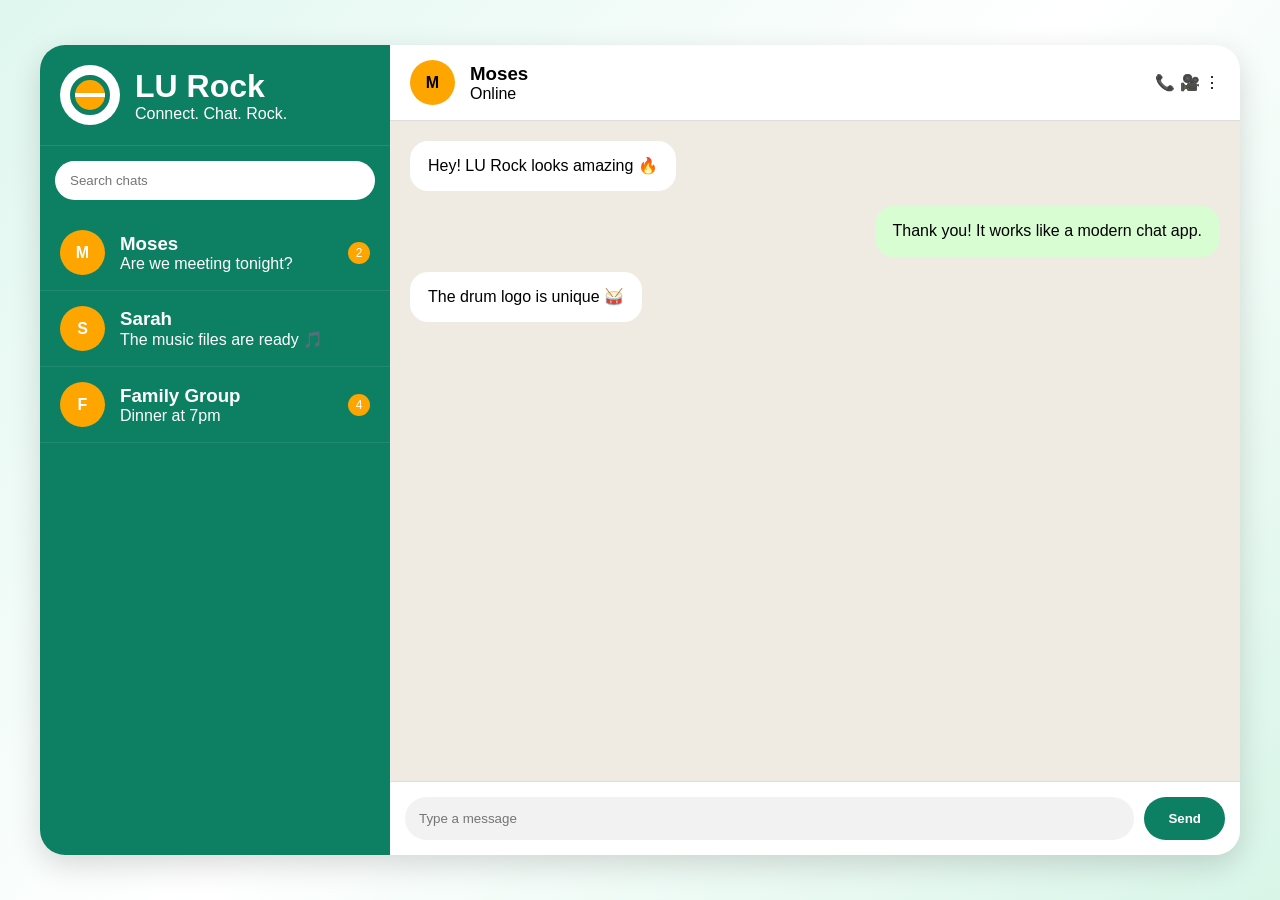
<file: LU_Rock_Messenger.html>
<!DOCTYPE html>
<html lang="en">
<head>
<meta charset="UTF-8">
<meta name="viewport" content="width=device-width, initial-scale=1.0">
<title>LU Rock Messenger</title>
<style>
*{
margin:0;
padding:0;
box-sizing:border-box;
font-family:Arial,sans-serif;
}
body{
background:linear-gradient(135deg,#dff7ef,#ffffff,#d8f5e8);
height:100vh;
display:flex;
justify-content:center;
align-items:center;
padding:20px;
}
.app{
width:100%;
max-width:1200px;
height:90vh;
background:white;
border-radius:25px;
overflow:hidden;
display:grid;
grid-template-columns:350px 1fr;
box-shadow:0 10px 30px rgba(0,0,0,0.15);
}
.sidebar{
background:#0d7f63;
color:white;
display:flex;
flex-direction:column;
}
.header{
padding:20px;
display:flex;
align-items:center;
gap:15px;
border-bottom:1px solid rgba(255,255,255,0.1);
}
.logo{
width:60px;
height:60px;
border-radius:50%;
background:white;
display:flex;
justify-content:center;
align-items:center;
}
.drum{
width:40px;
height:40px;
border-radius:50%;
background:orange;
border:5px solid #0d7f63;
position:relative;
}
.drum::after{
content:'';
position:absolute;
left:0;
right:0;
top:50%;
height:4px;
background:white;
transform:translateY(-50%);
}
.search{
padding:15px;
}
.search input{
width:100%;
padding:12px 15px;
border:none;
border-radius:20px;
outline:none;
}
.chat-list{
overflow-y:auto;
flex:1;
}
.chat{
padding:15px 20px;
display:flex;
justify-content:space-between;
align-items:center;
cursor:pointer;
border-bottom:1px solid rgba(255,255,255,0.08);
}
.chat:hover{
background:rgba(255,255,255,0.08);
}
.avatar{
width:45px;
height:45px;
border-radius:50%;
background:orange;
display:flex;
justify-content:center;
align-items:center;
font-weight:bold;
}
.chat-info{
display:flex;
align-items:center;
gap:15px;
}
.unread{
background:orange;
width:22px;
height:22px;
border-radius:50%;
display:flex;
justify-content:center;
align-items:center;
font-size:12px;
}
.main{
display:flex;
flex-direction:column;
background:#efeae2;
}
.main-header{
background:white;
padding:15px 20px;
display:flex;
justify-content:space-between;
align-items:center;
border-bottom:1px solid #ddd;
}
.messages{
flex:1;
padding:20px;
overflow-y:auto;
display:flex;
flex-direction:column;
gap:15px;
}
.message{
max-width:60%;
padding:14px 18px;
border-radius:18px;
line-height:1.4;
}
.received{
background:white;
align-self:flex-start;
}
.sent{
background:#d9fdd3;
align-self:flex-end;
}
.input-area{
background:white;
padding:15px;
display:flex;
gap:10px;
border-top:1px solid #ddd;
}
.input-area input{
flex:1;
padding:14px;
border:none;
background:#f2f2f2;
border-radius:25px;
outline:none;
}
.send-btn{
background:#0d7f63;
color:white;
border:none;
padding:14px 24px;
border-radius:25px;
cursor:pointer;
font-weight:bold;
}
.send-btn:hover{
background:#0b6e56;
}
@media(max-width:800px){
.app{
grid-template-columns:1fr;
}
.sidebar{
display:none;
}
}
</style>
</head>
<body>

<div class="app">

<div class="sidebar">
<div class="header">
<div class="logo">
<div class="drum"></div>
</div>
<div>
<h1>LU Rock</h1>
<p>Connect. Chat. Rock.</p>
</div>
</div>

<div class="search">
<input type="text" placeholder="Search chats">
</div>

<div class="chat-list">

<div class="chat">
<div class="chat-info">
<div class="avatar">M</div>
<div>
<h3>Moses</h3>
<p>Are we meeting tonight?</p>
</div>
</div>
<div class="unread">2</div>
</div>

<div class="chat">
<div class="chat-info">
<div class="avatar">S</div>
<div>
<h3>Sarah</h3>
<p>The music files are ready 🎵</p>
</div>
</div>
</div>

<div class="chat">
<div class="chat-info">
<div class="avatar">F</div>
<div>
<h3>Family Group</h3>
<p>Dinner at 7pm</p>
</div>
</div>
<div class="unread">4</div>
</div>

</div>
</div>

<div class="main">

<div class="main-header">
<div class="chat-info">
<div class="avatar">M</div>
<div>
<h3>Moses</h3>
<p>Online</p>
</div>
</div>

<div>
📞 🎥 ⋮
</div>
</div>

<div class="messages" id="messages">
<div class="message received">
Hey! LU Rock looks amazing 🔥
</div>

<div class="message sent">
Thank you! It works like a modern chat app.
</div>

<div class="message received">
The drum logo is unique 🥁
</div>
</div>

<div class="input-area">
<input type="text" id="messageInput" placeholder="Type a message">
<button class="send-btn" onclick="sendMessage()">Send</button>
</div>

</div>

</div>

<script>
function sendMessage(){
const input = document.getElementById('messageInput');
const messages = document.getElementById('messages');

if(input.value.trim() !== ''){
const msg = document.createElement('div');
msg.className = 'message sent';
msg.textContent = input.value;

messages.appendChild(msg);

input.value = '';

messages.scrollTop = messages.scrollHeight;
}
}
</script>

</body>
</html>
</file>
